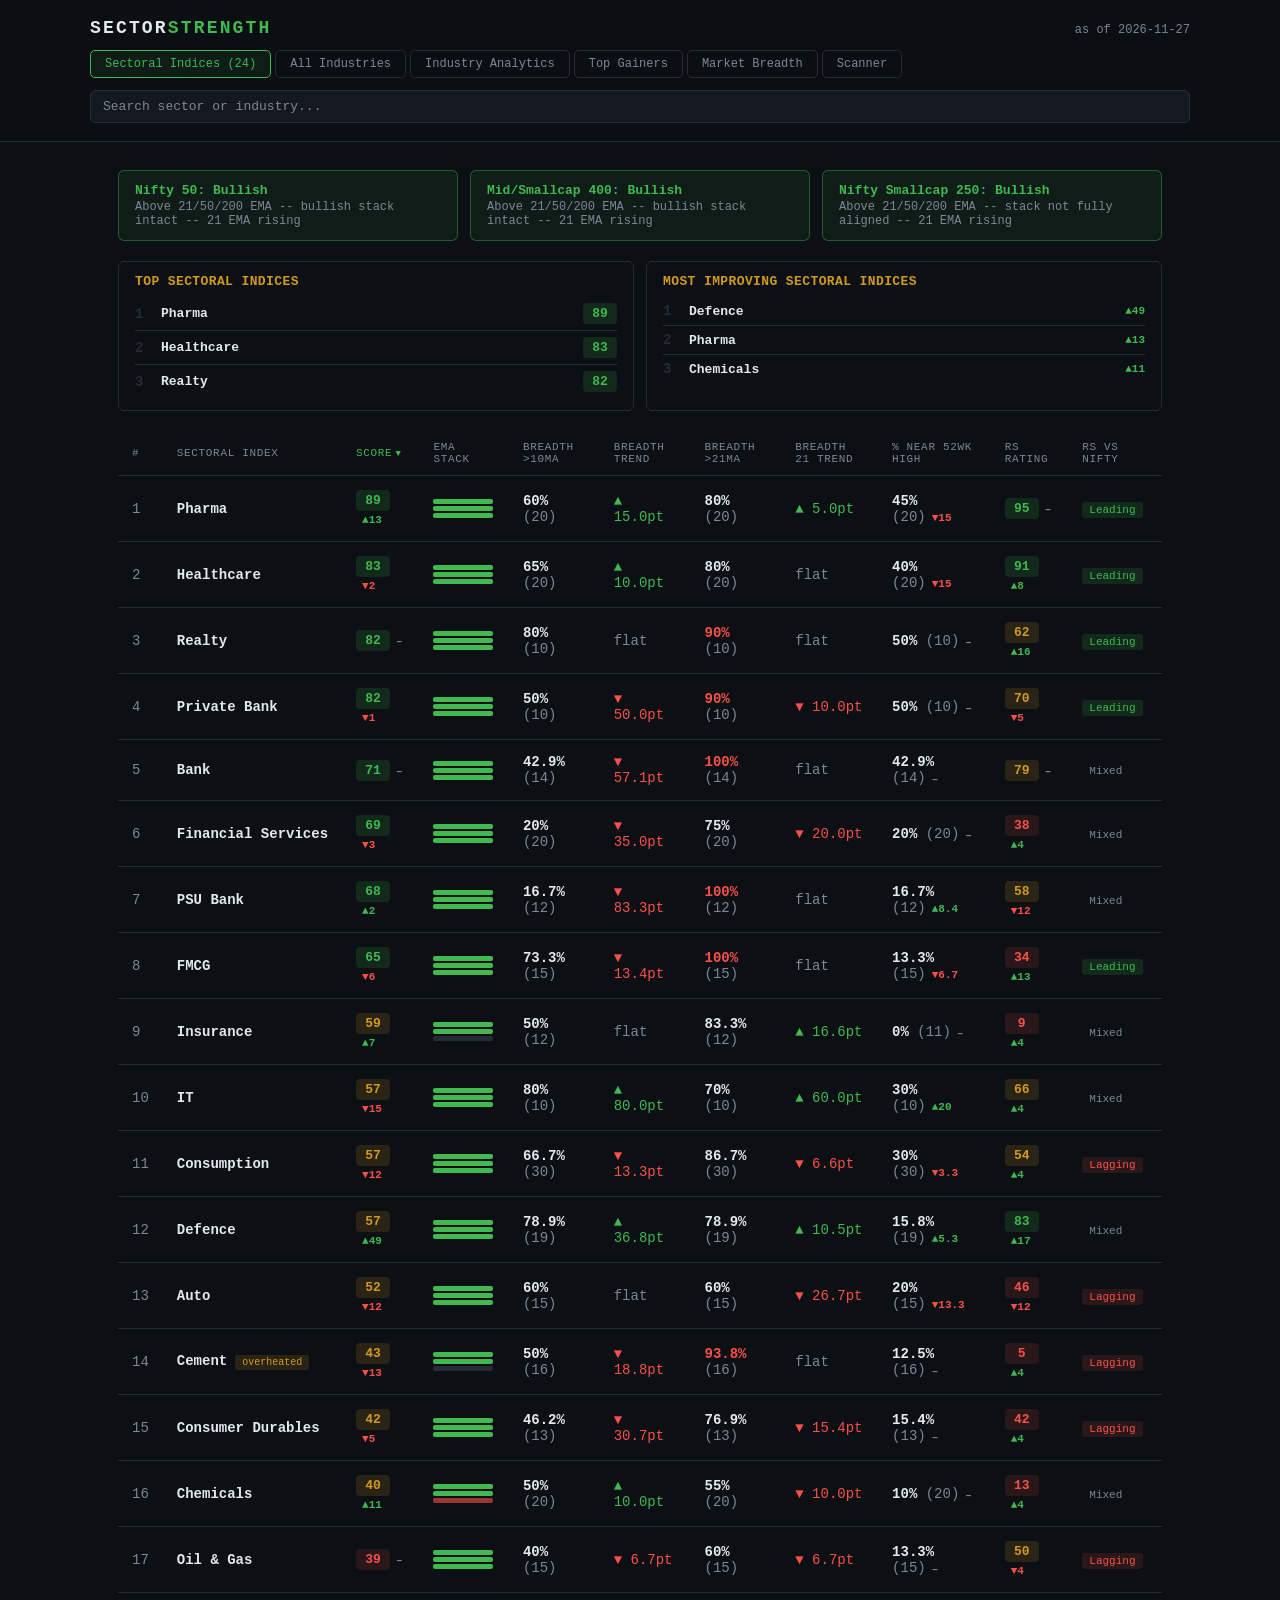
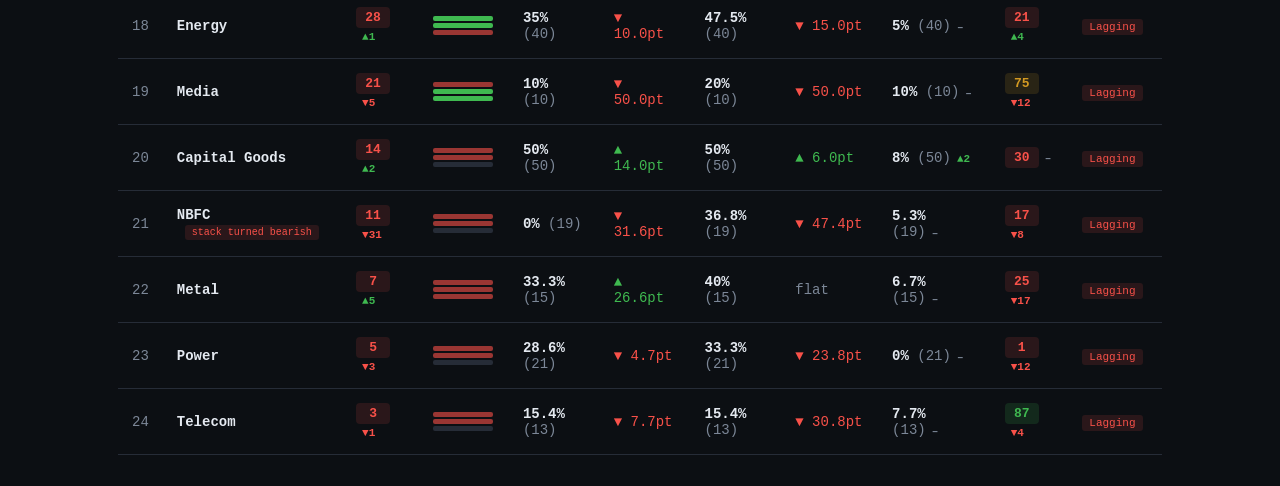
<file: docs/index.html>
<!DOCTYPE html>
<html lang="en">
<head>
<meta charset="UTF-8" />
<meta name="viewport" content="width=device-width, initial-scale=1.0" />
<title>Sector Strength</title>
<link rel="stylesheet" href="style.css" />
</head>
<body>
  <header>
    <div class="header-inner">
      <h1>SECTOR<span>STRENGTH</span></h1>
      <div id="asof" class="asof">loading…</div>
    </div>
    <div class="tabs">
      <button id="sectors-tab" class="tab active" data-view="sectors">Sectoral Indices</button>
      <button class="tab" data-view="industries">All Industries</button>
      <button class="tab" data-view="analytics">Industry Analytics</button>
      <a class="tab" href="topgainers.html">Top Gainers</a>
      <a class="tab" href="breadth.html">Market Breadth</a>
      <a class="tab" href="scanner.html">Scanner</a>
      <button id="info-icon" class="info-icon hidden" title="EMA and RS here use a synthetic market-cap-weighted index, since NSE doesn't publish an official index for this level of detail -- larger companies in the industry move the number more than smaller ones, the same way real indices work. Industries with too few stocks are left out.">ⓘ</button>
    </div>
    <div class="search-bar">
      <input type="text" id="search-box" placeholder="Search sector or industry..." autocomplete="off" />
    </div>
  </header>

  <main>
    <div class="regime-row">
      <div id="regime-banner-nifty" class="regime-banner hidden"></div>
      <div id="regime-banner-midsmall" class="regime-banner hidden"></div>
      <div id="regime-banner-smallcap" class="regime-banner hidden"></div>
    </div>

    <div class="leaders-row" id="leaders-row">
      <div class="leaders-box">
        <div class="leaders-title" id="leaders-top-title">Top Sectors</div>
        <div class="leaders-list" id="leaders-top-list"></div>
      </div>
      <div class="leaders-box">
        <div class="leaders-title" id="leaders-improving-title" title="Whose Score rose the most vs yesterday -- catches accelerating movers even if they're not a top scorer yet">Most Improving</div>
        <div class="leaders-list" id="leaders-improving-list"></div>
      </div>
    </div>

    <div id="empty-state" class="empty-state hidden">
      <p>No data yet.</p>
      <p class="muted">Run <code>python fetch_data.py</code> once to pull NSE history, then refresh this page.</p>
    </div>

    <table id="board" class="board hidden">
      <thead>
        <tr>
          <th class="rank-col">#</th>
          <th class="sector-col sortable" id="name-col-header" data-sort="name">Sectoral Index</th>
          <th class="sortable score-col" data-sort="score" title="EMA structure (up to 40): above 21/50/200 EMA +8 each, bullish stack +12, 21 EMA rising +4, extended >12% from 21 EMA -8 | Breadth 21MA (up to 20): scaled by % of stocks above 21MA (up to 15) + rising vs 1wk ago +5, overheated (>=90% above 21MA) -5 | RS vs Nifty (up to 25): RS ratio above its own 21 EMA +15, rising vs 1wk ago +10 | Near 52wk high (up to 15): scaled by % of stocks within 5% of their 52-week high">Score</th>
          <th class="sortable" data-sort="ema">EMA Stack</th>
          <th class="sortable" data-sort="breadth">Breadth &gt;10MA</th>
          <th class="sortable" data-sort="breadthTrend">Breadth Trend</th>
          <th class="sortable" data-sort="breadth21">Breadth &gt;21MA</th>
          <th class="sortable" data-sort="breadth21Trend">Breadth 21 Trend</th>
          <th class="sortable" data-sort="high52" title="% of the group's stocks within 5% of their own 52-week high, with a badge if it moved vs yesterday">% Near 52wk High</th>
          <th class="sortable" data-sort="rsRating" title="1-99 percentile rank of this group's average raw RS score (40% 3mo + 20% 6mo + 20% 9mo + 20% 12mo price performance) vs every other group in this view -- 99 = strongest. Badge shows change vs 1 week ago.">RS Rating</th>
          <th class="sortable" data-sort="rs">RS vs Nifty</th>
        </tr>
      </thead>
      <tbody id="board-body"></tbody>
    </table>

    <table id="analytics-board" class="board hidden">
      <thead>
        <tr>
          <th class="rank-col">#</th>
          <th class="sortable" data-sort="name">Industry</th>
          <th class="sortable" data-sort="perf1w">1W Perf%</th>
          <th class="sortable" data-sort="perf1m">1M Perf%</th>
          <th class="sortable" data-sort="perf3m">3M Perf%</th>
          <th class="sortable" data-sort="rank1w" title="Ordinal rank among all industries by 1-week performance -- 1 = best">1W Rank</th>
          <th class="sortable" data-sort="rank1m" title="Ordinal rank among all industries by 1-month performance -- 1 = best">1M Rank</th>
          <th class="sortable" data-sort="rank3m" title="Ordinal rank among all industries by 3-month performance -- 1 = best">3M Rank</th>
          <th class="sortable" data-sort="nstocks"># Stocks</th>
          <th class="sortable" data-sort="groupMcap" title="Sum of market cap (shares outstanding x latest close) across the industry's stocks">Group Mkt Cap (Cr)</th>
        </tr>
      </thead>
      <tbody id="analytics-board-body"></tbody>
    </table>
  </main>

  <div id="detail-panel" class="detail-panel hidden">
    <div class="detail-inner">
      <button id="close-detail" class="close-btn">&times;</button>
      <h2 id="detail-title"></h2>
      <div class="detail-grid" id="detail-grid"></div>
      <div class="chart-block">
        <h3>RS ratio vs Nifty (60d)</h3>
        <canvas id="rs-chart" width="600" height="120"></canvas>
      </div>
      <div class="chart-block">
        <h3>Score history</h3>
        <canvas id="score-chart" width="600" height="120"></canvas>
      </div>
      <div class="stock-list-block">
        <h3>Stocks (<span id="stock-count"></span>)</h3>
        <div class="stock-grid" id="stock-grid"></div>
      </div>
    </div>
  </div>

  <div id="industry-stocks-modal" class="detail-panel hidden">
    <div class="detail-inner">
      <button id="close-industry-stocks" class="close-btn">&times;</button>
      <h2 id="industry-stocks-title"></h2>
      <table class="board" style="margin-top: 12px;">
        <thead>
          <tr>
            <th>Stock Name</th>
            <th>RS Rating</th>
            <th>Basic Industry</th>
            <th>1M Return%</th>
            <th>3M Return%</th>
            <th>% From 52wk High</th>
          </tr>
        </thead>
        <tbody id="industry-stocks-body"></tbody>
      </table>
    </div>
  </div>

  <script src="app.js"></script>
</body>
</html>
</file>
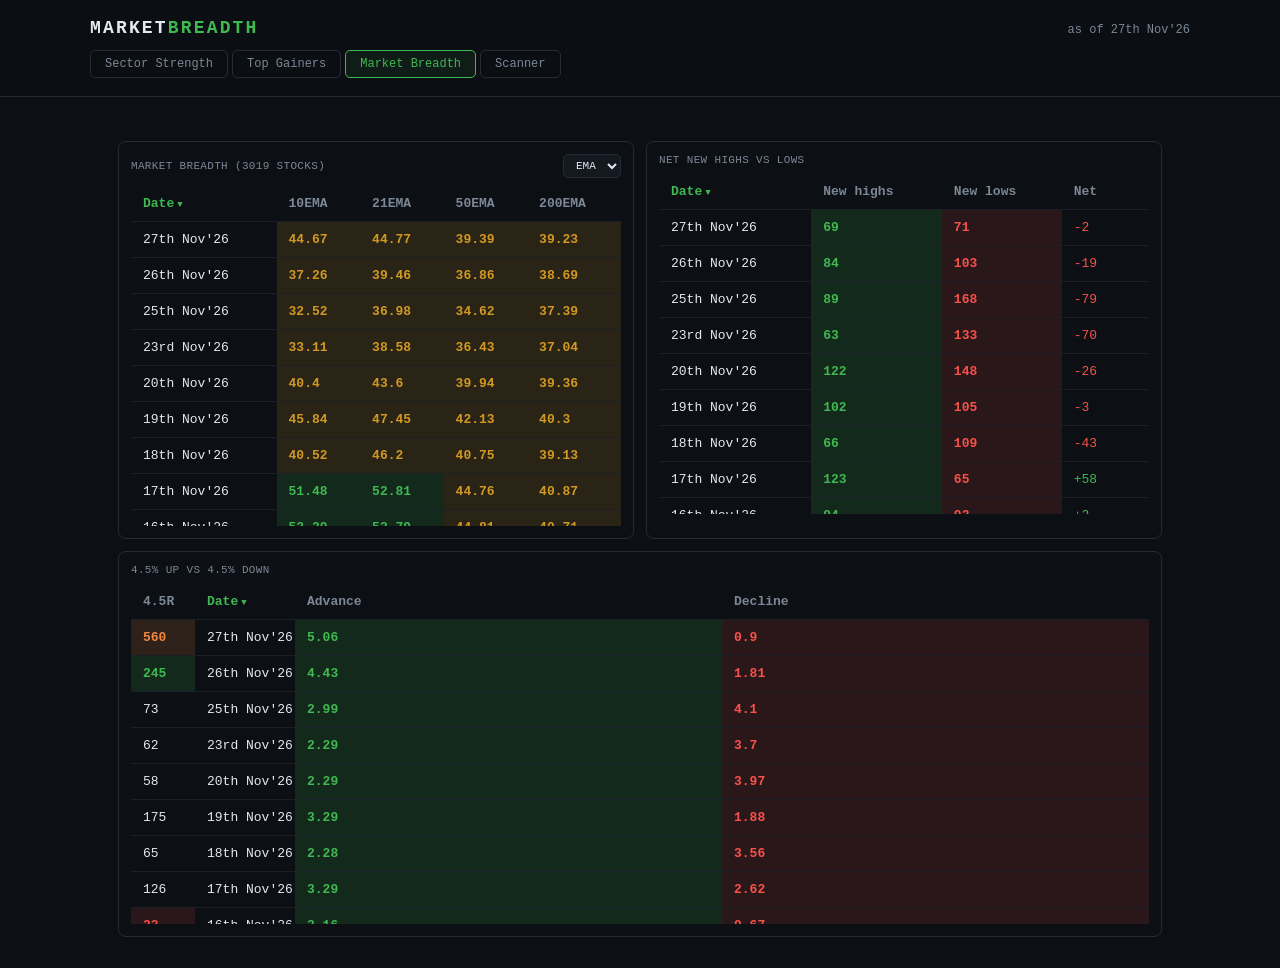
<file: docs/breadth.html>
<!DOCTYPE html>
<html lang="en">
<head>
<meta charset="UTF-8" />
<meta name="viewport" content="width=device-width, initial-scale=1.0" />
<title>Market Breadth</title>
<link rel="stylesheet" href="style.css" />
</head>
<body>
  <header>
    <div class="header-inner">
      <h1>MARKET<span>BREADTH</span></h1>
      <div id="asof" class="asof">loading…</div>
    </div>
    <div class="tabs">
      <a class="tab" href="index.html">Sector Strength</a>
      <a class="tab" href="topgainers.html">Top Gainers</a>
      <button class="tab active" data-view="breadth">Market Breadth</button>
      <a class="tab" href="scanner.html">Scanner</a>
    </div>
  </header>

  <main>
    <div id="empty-state" class="empty-state hidden">
      <p>No data yet.</p>
      <p class="muted">Run <code>python fetch_data.py</code> then <code>python export_snapshot.py</code> once, then refresh this page.</p>
    </div>

    <div id="mb-layout" class="mb-layout hidden">
      <div class="mb-row">
        <div class="mb-panel">
          <div class="mb-panel-title-row">
            <div class="mb-panel-title">Market Breadth <span id="mb-universe-count" class="muted"></span></div>
            <div class="mb-toggle">
              <select id="mb-ma-mode">
                <option value="ema" selected>EMA</option>
                <option value="sma">SMA</option>
              </select>
            </div>
          </div>
          <div class="mb-table-wrap">
            <table class="mb-table">
              <thead>
                <tr>
                  <th class="sortable" data-table="ema" data-sort="date">Date</th>
                  <th class="sortable" data-table="ema" data-sort="pct_above_10ema" data-col="10">10EMA</th>
                  <th class="sortable" data-table="ema" data-sort="pct_above_21ema" data-col="21">21EMA</th>
                  <th class="sortable" data-table="ema" data-sort="pct_above_50ema" data-col="50">50EMA</th>
                  <th class="sortable" data-table="ema" data-sort="pct_above_200ema" data-col="200">200EMA</th>
                </tr>
              </thead>
              <tbody id="mb-ema-body"></tbody>
            </table>
          </div>
        </div>

        <div class="mb-panel">
          <div class="mb-panel-title">Net new highs vs lows</div>
          <div class="mb-table-wrap">
            <table class="mb-table">
              <thead>
                <tr>
                  <th class="sortable" data-table="highslow" data-sort="date">Date</th>
                  <th class="sortable" data-table="highslow" data-sort="new_highs">New highs</th>
                  <th class="sortable" data-table="highslow" data-sort="new_lows">New lows</th>
                  <th class="sortable" data-table="highslow" data-sort="net_new_highs">Net</th>
                </tr>
              </thead>
              <tbody id="mb-highslows-body"></tbody>
            </table>
          </div>
        </div>
      </div>

      <div class="mb-row">
        <div class="mb-panel">
          <div class="mb-panel-title">4.5% Up vs 4.5% Down</div>
          <div class="mb-table-wrap">
            <table class="mb-table mb-table-4pct" id="mb-4pct-table">
              <thead>
                <tr>
                  <th class="sortable" data-table="pct4" data-sort="mbi_ratio">4.5R</th>
                  <th class="sortable" data-table="pct4" data-sort="date">Date</th>
                  <th class="sortable" data-table="pct4" data-sort="pct_4up">Advance</th>
                  <th class="sortable" data-table="pct4" data-sort="pct_4down">Decline</th>
                </tr>
              </thead>
              <tbody id="mb-4pct-body"></tbody>
            </table>
          </div>
        </div>
      </div>
    </div>
  </main>

  <script src="breadth.js"></script>
</body>
</html>
</file>
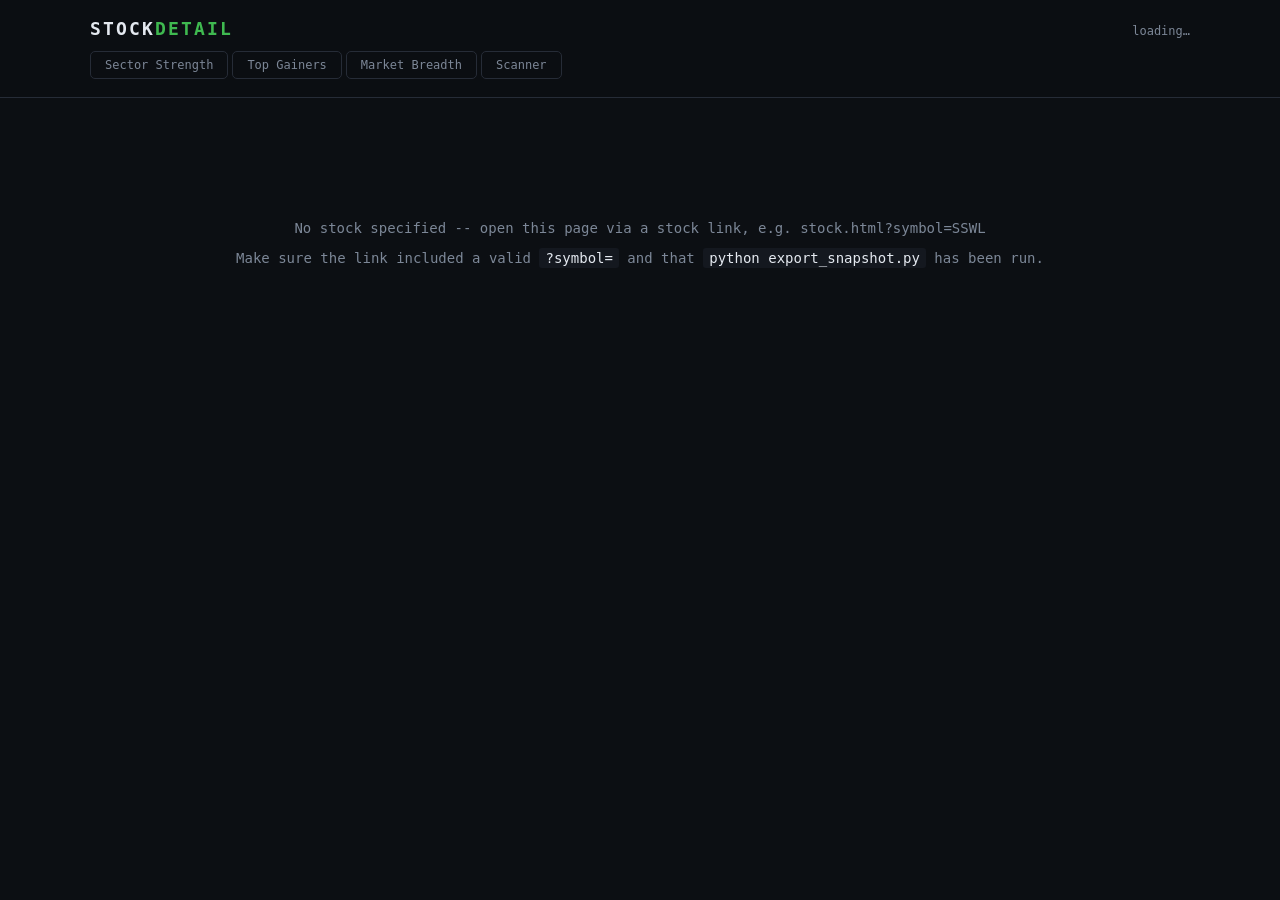
<file: docs/stock.html>
<!DOCTYPE html>
<html lang="en">
<head>
<meta charset="UTF-8" />
<meta name="viewport" content="width=device-width, initial-scale=1.0" />
<title>Stock Detail</title>
<link rel="stylesheet" href="style.css" />
<script src="https://s3.tradingview.com/tv.js"></script>
</head>
<body>
  <header>
    <div class="header-inner">
      <h1 id="stock-header">STOCK<span>DETAIL</span></h1>
      <div id="asof" class="asof">loading…</div>
    </div>
    <div class="tabs">
      <a class="tab" href="index.html">Sector Strength</a>
      <a class="tab" href="topgainers.html">Top Gainers</a>
      <a class="tab" href="breadth.html">Market Breadth</a>
      <a class="tab" href="scanner.html">Scanner</a>
    </div>
  </header>

  <main>
    <div id="empty-state" class="empty-state hidden">
      <p>Couldn't find this stock.</p>
      <p class="muted">Make sure the link included a valid <code>?symbol=</code> and that <code>python export_snapshot.py</code> has been run.</p>
    </div>

    <div id="sd-content" class="hidden">
      <div class="sd-title-block">
        <div class="sd-symbol"><span id="sd-symbol"></span> <span id="sd-name" class="muted"></span></div>
        <div class="sd-industry-line">Industry: <a id="sd-industry-link" href="#" class="stock-link"></a></div>
      </div>

      <div class="sd-row">
        <div class="sd-card">
          <div class="sd-card-label">Price</div>
          <div class="sd-card-value" id="sd-price"></div>
        </div>
        <div class="sd-card">
          <div class="sd-card-label">RS Rating</div>
          <div id="sd-rs-rating"></div>
        </div>
        <div class="sd-card">
          <div class="sd-card-label">Market Cap</div>
          <div class="sd-card-value" id="sd-mcap"></div>
        </div>
      </div>

      <div class="sd-row">
        <div class="sd-card sd-card-wide">
          <div class="sd-card-label">Returns</div>
          <div class="sd-returns-line" id="sd-returns"></div>
        </div>
      </div>

      <div class="sd-row">
        <div class="sd-card">
          <div class="sd-card-label">52 week high</div>
          <div class="sd-card-value" id="sd-52-high"></div>
        </div>
        <div class="sd-card">
          <div class="sd-card-label">52 week low</div>
          <div class="sd-card-value" id="sd-52-low"></div>
        </div>
      </div>

      <div class="sd-row">
        <div class="sd-card">
          <div class="sd-card-label">EMA stack</div>
          <div class="stack-ladder" id="sd-ema-ladder"></div>
          <div class="sd-ema-caption" id="sd-ema-caption"></div>
        </div>
        <div class="sd-card">
          <div class="sd-card-label">Turnover 30d / ADR 20d</div>
          <div class="sd-card-value" id="sd-turnover-adr"></div>
        </div>
      </div>

      <div class="sd-row">
        <div class="sd-card sd-card-wide">
          <div class="sd-card-label"><span id="sd-industry-rank-label"></span> industry rank</div>
          <div class="sd-returns-line" id="sd-industry-rank"></div>
        </div>
      </div>

      <div class="sd-chart-wrap">
        <div id="tv-chart-container"></div>
      </div>
    </div>
  </main>

  <script src="stock.js"></script>
</body>
</html>
</file>
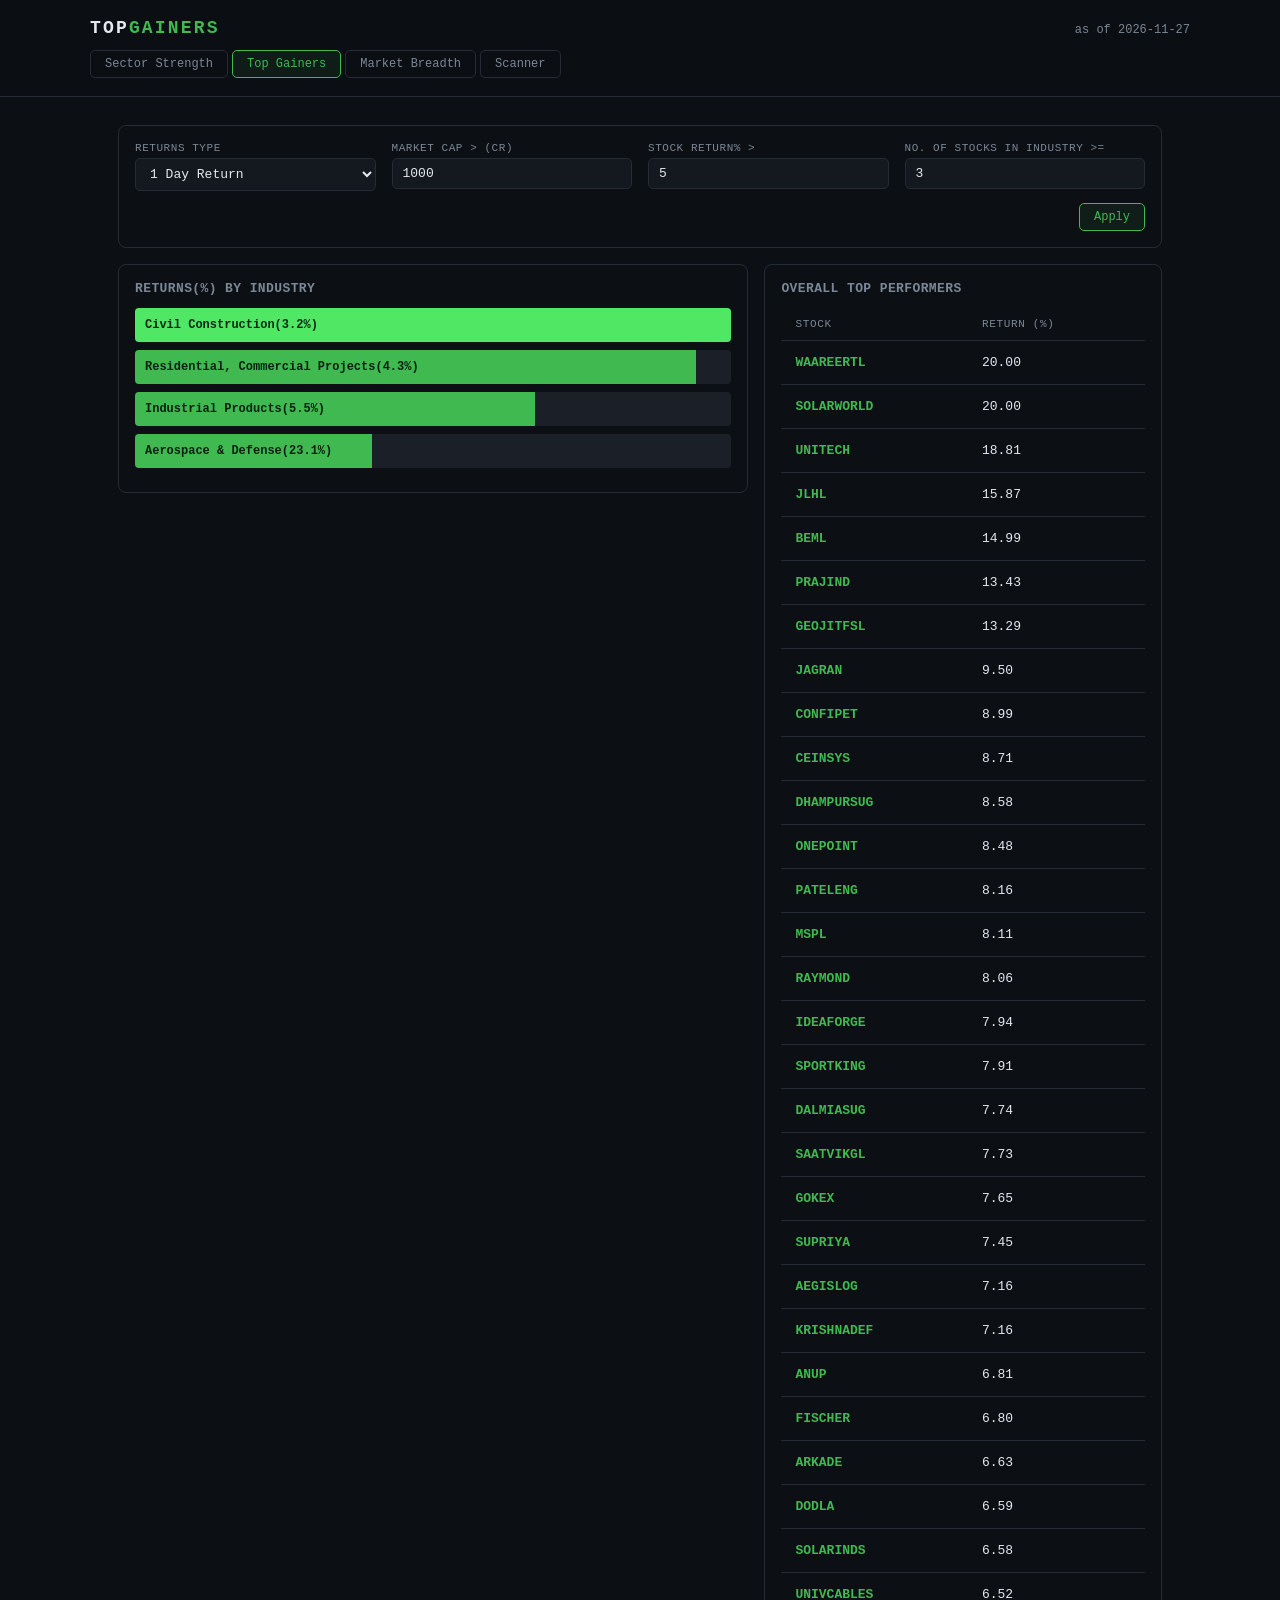
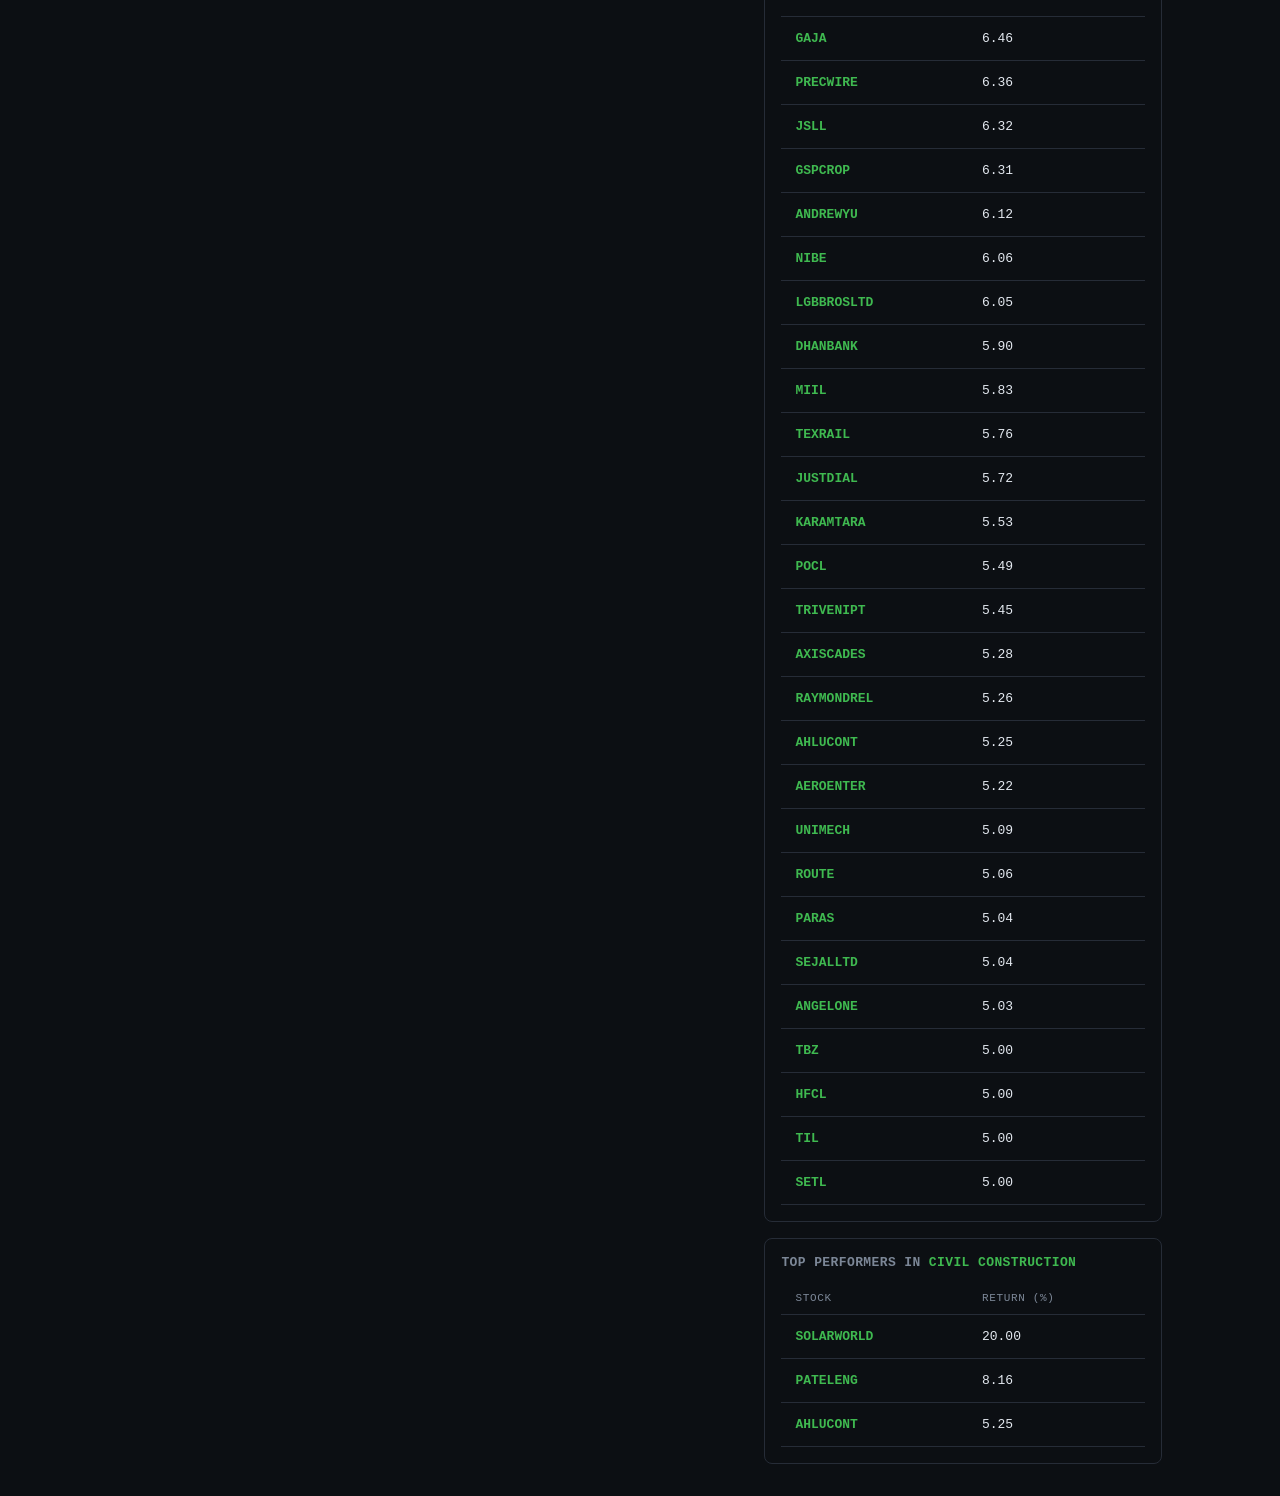
<file: docs/topgainers.html>
<!DOCTYPE html>
<html lang="en">
<head>
<meta charset="UTF-8" />
<meta name="viewport" content="width=device-width, initial-scale=1.0" />
<title>Top Gainers</title>
<link rel="stylesheet" href="style.css" />
</head>
<body>
  <header>
    <div class="header-inner">
      <h1>TOP<span>GAINERS</span></h1>
      <div id="asof" class="asof">loading…</div>
    </div>
    <div class="tabs">
      <a class="tab" href="index.html">Sector Strength</a>
      <button class="tab active" data-view="topgainers">Top Gainers</button>
      <a class="tab" href="breadth.html">Market Breadth</a>
      <a class="tab" href="scanner.html">Scanner</a>
    </div>
  </header>

  <main>
    <div class="filter-panel" id="filter-panel">
      <div class="filter-row">
        <div class="filter-field">
          <label>Returns Type</label>
          <select id="f-period">
            <option value="1d" selected>1 Day Return</option>
            <option value="1w">1 Week Return</option>
            <option value="1m">1 Month Return</option>
          </select>
        </div>
        <div class="filter-field">
          <label>Market Cap &gt; (Cr)</label>
          <input type="number" id="f-mcap-min" value="1000" />
        </div>
        <div class="filter-field">
          <label>Stock Return% &gt;</label>
          <input type="number" id="f-return-min" value="5" />
        </div>
        <div class="filter-field">
          <label>No. of stocks in Industry &gt;=</label>
          <input type="number" id="f-min-count" value="3" />
        </div>
      </div>
      <div class="filter-actions">
        <button id="f-apply" class="tab active">Apply</button>
      </div>
    </div>

    <div id="empty-state" class="empty-state hidden">
      <p>No data yet.</p>
      <p class="muted">Run <code>python fetch_data.py</code> then <code>python export_snapshot.py</code> once, then refresh this page.</p>
    </div>

    <div id="tg-layout" class="tg-layout hidden">
      <div class="tg-chart-panel">
        <h3 class="tg-panel-title">Returns(%) by Industry</h3>
        <div id="tg-bars"></div>
      </div>
      <div class="tg-side-panel">
        <div class="tg-side-block">
          <h3 class="tg-panel-title">Overall Top Performers</h3>
          <table class="board tg-side-table">
            <thead><tr><th>Stock</th><th>Return (%)</th></tr></thead>
            <tbody id="tg-overall-body"></tbody>
          </table>
        </div>
        <div class="tg-side-block">
          <h3 class="tg-panel-title">Top Performers in <span id="tg-selected-industry" style="color: var(--green);"></span></h3>
          <table class="board tg-side-table">
            <thead><tr><th>Stock</th><th>Return (%)</th></tr></thead>
            <tbody id="tg-industry-body"></tbody>
          </table>
        </div>
      </div>
    </div>
  </main>

  <script src="topgainers.js"></script>
</body>
</html>
</file>
<file: docs/style.css>
:root {
  --bg: #0c0f13;
  --panel: #14181f;
  --panel-2: #1a1f28;
  --border: #262c37;
  --text: #e4e9f0;
  --muted: #7c8797;
  --green: #3fb950;
  --red: #f85149;
  --amber: #d29922;
  --orange: #f0883e;
  --mono: "SF Mono", "JetBrains Mono", "Cascadia Code", Consolas, monospace;
}

* { box-sizing: border-box; }

body {
  margin: 0;
  background: var(--bg);
  color: var(--text);
  font-family: var(--mono);
  font-size: 14px;
  -webkit-font-smoothing: antialiased;
}

header {
  border-bottom: 1px solid var(--border);
  padding: 18px 28px;
  position: sticky;
  top: 0;
  background: rgba(12, 15, 19, 0.92);
  backdrop-filter: blur(6px);
  z-index: 10;
}

.header-inner {
  display: flex;
  align-items: baseline;
  justify-content: space-between;
  max-width: 1100px;
  margin: 0 auto;
}

.tabs {
  max-width: 1100px;
  margin: 12px auto 0;
  display: flex;
  align-items: center;
  gap: 4px;
}

.tab {
  background: none;
  border: 1px solid var(--border);
  color: var(--muted);
  font-family: var(--mono);
  font-size: 12px;
  padding: 6px 14px;
  border-radius: 5px;
  cursor: pointer;
  transition: all 0.12s ease;
  text-decoration: none;
  display: inline-block;
}
.tab:hover { color: var(--text); }
.tab.active {
  color: var(--green);
  border-color: var(--green);
  background: rgba(63,185,80,0.08);
}

.info-icon {
  background: none;
  border: none;
  color: var(--muted);
  font-size: 15px;
  cursor: help;
  padding: 2px 6px;
  margin-left: 2px;
}
.info-icon:hover { color: var(--amber); }

.stock-link { color: var(--green); text-decoration: none; }

.board thead th.sortable,
.board thead th.summary-sortable {
  cursor: pointer;
  user-select: none;
}
.board thead th.sortable:hover,
.board thead th.summary-sortable:hover { color: var(--text); }
.board thead th.sortable.sort-active,
.board thead th.summary-sortable.sort-active {
  color: var(--green);
}
.board thead th.sortable .sort-arrow,
.board thead th.summary-sortable .sort-arrow {
  font-size: 9px;
  margin-left: 3px;
}

h1 {
  font-size: 18px;

  letter-spacing: 0.12em;
  margin: 0;
  font-weight: 600;
}

h1 span {
  color: var(--green);
}

.asof {
  color: var(--muted);
  font-size: 12px;
}

main {
  max-width: 1100px;
  margin: 0 auto;
  padding: 28px;
}

.hidden { display: none !important; }

.regime-banner {
  display: flex;
  flex-direction: column;
  gap: 2px;
  padding: 12px 16px;
  border-radius: 6px;
  border: 1px solid var(--border);
}
.regime-row {
  display: flex;
  gap: 12px;
  margin-bottom: 20px;
}
.regime-row .regime-banner {
  flex: 1;
  margin-bottom: 0;
}
@media (max-width: 700px) {
  .regime-row { flex-direction: column; }
}

.leaders-row {
  display: flex;
  gap: 12px;
  margin-bottom: 20px;
}
.leaders-box {
  flex: 1;
  padding: 12px 16px;
  border-radius: 6px;
  border: 1px solid var(--border);
}
.leaders-title {
  font-weight: 700;
  font-size: 13px;
  letter-spacing: 0.03em;
  text-transform: uppercase;
  color: var(--amber);
  margin-bottom: 8px;
}
.leader-item {
  display: flex;
  align-items: center;
  gap: 10px;
  padding: 6px 0;
  border-bottom: 1px solid var(--border);
}
.leader-item:last-child { border-bottom: none; }
.leader-rank {
  font-weight: 700;
  color: var(--border);
  width: 16px;
}
.leader-name {
  flex: 1;
  font-weight: 600;
  font-size: 13px;
}
@media (max-width: 700px) {
  .leaders-row { flex-direction: column; }
}

.filter-panel {
  border: 1px solid var(--border);
  border-radius: 8px;
  padding: 16px;
  margin-bottom: 8px;
}
.filter-row {
  display: flex;
  gap: 16px;
  margin-bottom: 12px;
  flex-wrap: wrap;
}
.filter-row:last-of-type { margin-bottom: 0; }
.filter-field {
  flex: 1;
  min-width: 160px;
  display: flex;
  flex-direction: column;
  gap: 4px;
}
.filter-field label {
  font-size: 11px;
  color: var(--muted);
  text-transform: uppercase;
  letter-spacing: 0.05em;
}
.filter-field input[type="number"],
.filter-field input[type="text"],
.filter-field select {
  background: var(--panel);
  border: 1px solid var(--border);
  color: var(--text);
  font-family: var(--mono);
  font-size: 13px;
  padding: 7px 10px;
  border-radius: 5px;
  outline: none;
  width: 100%;
}
.filter-field input:focus,
.filter-field select:focus { border-color: var(--green); }
.range-inputs {
  display: flex;
  align-items: center;
  gap: 6px;
}
.range-inputs input { width: 0; flex: 1; }
.range-inputs span { color: var(--muted); }
.filter-checkbox {
  display: flex;
  align-items: center;
  gap: 6px;
  font-size: 12px;
  text-transform: none;
  letter-spacing: normal;
  color: var(--text);
  cursor: pointer;
}
.filter-checkbox-group {
  display: flex;
  gap: 16px;
  padding-top: 4px;
}
.filter-field input:disabled {
  opacity: 0.4;
  cursor: not-allowed;
}
.filter-actions {
  display: flex;
  justify-content: flex-end;
  gap: 8px;
}
.tg-layout {
  display: flex;
  gap: 16px;
  margin-top: 16px;
  align-items: flex-start;
}
.tg-chart-panel {
  flex: 3;
  min-width: 0;
  border: 1px solid var(--border);
  border-radius: 8px;
  padding: 16px;
}
.tg-side-panel {
  flex: 2;
  min-width: 0;
  display: flex;
  flex-direction: column;
  gap: 16px;
}
.tg-side-block {
  border: 1px solid var(--border);
  border-radius: 8px;
  padding: 16px;
}
.tg-panel-title {
  font-size: 13px;
  font-weight: 700;
  text-transform: uppercase;
  letter-spacing: 0.03em;
  color: var(--muted);
  margin: 0 0 12px;
}
.tg-side-table { font-size: 13px; }
.tg-bar-row {
  display: flex;
  align-items: center;
  margin-bottom: 8px;
  cursor: pointer;
}
.tg-bar-track {
  flex: 1;
  background: var(--panel-2);
  border-radius: 4px;
  overflow: hidden;
  height: 34px;
  position: relative;
}
.tg-bar-fill {
  height: 100%;
  background: var(--green);
  display: flex;
  align-items: center;
  padding-left: 10px;
  font-size: 12px;
  font-weight: 700;
  color: #06210f;
  white-space: nowrap;
  transition: filter 0.12s ease;
}
.tg-bar-row:hover .tg-bar-fill { filter: brightness(1.12); }
.tg-bar-row.selected .tg-bar-fill { filter: brightness(1.25); }

.sd-title-block { margin-bottom: 16px; }
.sd-symbol { font-size: 20px; font-weight: 700; }
.sd-industry-line { font-size: 12px; color: var(--muted); margin-top: 2px; }
.sd-chart-wrap {
  border: 1px solid var(--border);
  border-radius: 8px;
  overflow: hidden;
  margin-top: 16px;
  position: relative;

  width: 100%;
  height: 700px;
}

.sd-chart-wrap:fullscreen {
  width: 100vw;
  height: 100vh;
  border: none;
  border-radius: 0;
  margin-top: 0;
  background: var(--bg);
}

#tv-chart-container {
  width: 100%;
  height: 100%;
}

.chart-fullscreen-btn {
  position: absolute;
  top: 10px;
  right: 10px;
  z-index: 5;
  width: 32px;
  height: 32px;
  display: flex;
  align-items: center;
  justify-content: center;
  background: rgba(20, 24, 31, 0.85);
  border: 1px solid var(--border);
  border-radius: 5px;
  color: var(--text);
  font-size: 16px;
  cursor: pointer;
  transition: all 0.12s ease;
}
.chart-fullscreen-btn:hover {
  color: var(--green);
  border-color: var(--green);
}
.sd-row {
  display: flex;
  gap: 12px;
  margin-bottom: 12px;
}
.sd-card {
  flex: 1;
  padding: 12px 16px;
  border-radius: 6px;
  border: 1px solid var(--border);
  min-width: 0;
}
.sd-card-wide { flex: 1; }
.sd-card-label {
  font-size: 11px;
  color: var(--muted);
  text-transform: uppercase;
  letter-spacing: 0.03em;
  margin-bottom: 6px;
}
.sd-card-value { font-size: 18px; font-weight: 700; }
.sd-returns-line {
  display: flex;
  justify-content: space-between;
  font-size: 13px;
  flex-wrap: wrap;
  gap: 8px;
}
.sd-ema-caption { font-size: 11px; color: var(--muted); margin-top: 6px; }
@media (max-width: 700px) {
  .sd-row { flex-direction: column; }
}

.mb-layout {
  display: flex;
  flex-direction: column;
  gap: 12px;
  margin-top: 16px;
}
.mb-row {
  display: flex;
  gap: 12px;
  flex-wrap: wrap;
}
.mb-panel {
  flex: 1;
  min-width: 260px;
  border: 1px solid var(--border);
  border-radius: 8px;
  padding: 12px;
}
.mb-panel-title {
  font-size: 11px;
  color: var(--muted);
  text-transform: uppercase;
  letter-spacing: 0.03em;
  margin-bottom: 8px;
}
.mb-table-wrap {
  max-height: 340px;
  overflow-y: auto;
  overflow-x: auto;
  scrollbar-width: thin;
  scrollbar-color: var(--border) transparent;
}
.mb-table-wrap::-webkit-scrollbar {
  width: 6px;
  height: 6px;
}
.mb-table-wrap::-webkit-scrollbar-track {
  background: transparent;
}
.mb-table-wrap::-webkit-scrollbar-thumb {
  background: var(--border);
  border-radius: 3px;
}
.mb-table-wrap::-webkit-scrollbar-thumb:hover {
  background: var(--muted);
}
.mb-table {
  width: 100%;
  border-collapse: collapse;
  font-size: 13px;
}
.mb-table th, .mb-table td {
  white-space: nowrap;
}
.mb-table thead th {
  text-align: left;
  color: var(--muted);
  padding: 10px 12px;
  position: sticky;
  top: 0;
  background: var(--bg);
}
.mb-table thead th.sortable {
  cursor: pointer;
  user-select: none;
}
.mb-table thead th.sortable:hover { color: var(--text); }
.mb-table thead th.sortable.sort-active { color: var(--green); }
.mb-table thead th.sortable .sort-arrow {
  font-size: 9px;
  margin-left: 3px;
}
.mb-table tbody td {
  padding: 10px 12px;
  border-top: 1px solid var(--panel-2);
}
.mb-table tbody tr:hover { background: var(--panel); }
.mb-tint-green { background: rgba(63,185,80,0.15); color: var(--green); font-weight: 600; }
.mb-tint-amber { background: rgba(210,153,34,0.15); color: var(--amber); font-weight: 600; }
.mb-tint-red { background: rgba(248,81,73,0.12); color: var(--red); font-weight: 600; }
.mb-tint-orange { background: rgba(240,136,62,0.15); color: var(--orange); font-weight: 600; }

.mb-panel-title-row {
  display: flex;
  align-items: center;
  justify-content: space-between;
  gap: 8px;
  margin-bottom: 8px;
}
.mb-panel-title-row .mb-panel-title { margin-bottom: 0; }
.mb-toggle select {
  background: var(--panel);
  border: 1px solid var(--border);
  color: var(--text);
  font-family: var(--mono);
  font-size: 11px;
  padding: 4px 8px;
  border-radius: 5px;
  outline: none;
}
.mb-toggle select:focus { border-color: var(--green); }

/* 4.5% Up vs Down table: fixed layout so the 4.5R and Date columns take only
   the width their content needs, instead of splitting evenly with Advance/Decline. */
.mb-table-4pct { table-layout: fixed; }
.mb-table-4pct th:nth-child(1), .mb-table-4pct td:nth-child(1) { width: 64px; }
.mb-table-4pct th:nth-child(2), .mb-table-4pct td:nth-child(2) { width: 100px; }
.results-header {
  display: flex;
  align-items: center;
  justify-content: space-between;
  margin: 12px 0;
  flex-wrap: wrap;
  gap: 10px;
}
.results-actions {
  display: flex;
  align-items: center;
  gap: 12px;
}
#copy-status { color: var(--green); }
#copy-mode {
  background: var(--panel);
  border: 1px solid var(--border);
  color: var(--text);
  font-family: var(--mono);
  font-size: 12px;
  padding: 6px 10px;
  border-radius: 5px;
  outline: none;
}
#copy-mode:focus { border-color: var(--green); }

.score-col { cursor: help; }
.regime-title { font-weight: 700; font-size: 13px; }
.regime-subtitle { font-size: 12px; color: var(--muted); }
.regime-bullish { border-color: rgba(63,185,80,0.4); background: rgba(63,185,80,0.08); }
.regime-bullish .regime-title { color: var(--green); }
.regime-mixed { border-color: rgba(210,153,34,0.4); background: rgba(210,153,34,0.08); }
.regime-mixed .regime-title { color: var(--amber); }
.regime-bearish { border-color: rgba(248,81,73,0.35); background: rgba(248,81,73,0.08); }
.regime-bearish .regime-title { color: var(--red); }

.empty-state {
  text-align: center;
  padding: 80px 20px;
  color: var(--muted);
}
.empty-state code {
  background: var(--panel);
  padding: 2px 6px;
  border-radius: 3px;
  color: var(--text);
}

.board {
  width: 100%;
  border-collapse: collapse;
}

.board thead th {
  text-align: left;
  color: var(--muted);
  font-weight: 500;
  font-size: 11px;
  letter-spacing: 0.06em;
  text-transform: uppercase;
  padding: 10px 14px;
  border-bottom: 1px solid var(--border);
}

.board tbody tr {
  cursor: pointer;
  transition: background 0.12s ease;
}
.board tbody tr:hover {
  background: var(--panel);
}
.board tbody td {
  padding: 14px;
  border-bottom: 1px solid var(--border);
  vertical-align: middle;
}

.rank-col { color: var(--muted); width: 32px; }
.sector-col { font-weight: 600; }

.change-badge {
  display: inline-block;
  margin-left: 8px;
  font-size: 10px;
  font-weight: 500;
  padding: 2px 7px;
  border-radius: 3px;
  text-transform: none;
  white-space: nowrap;
}
.change-good { background: rgba(63,185,80,0.15); color: var(--green); }
.change-bad { background: rgba(248,81,73,0.12); color: var(--red); }
.change-warn { background: rgba(210,153,34,0.15); color: var(--amber); }

.regime-changed {
  font-size: 11px;
  font-weight: 400;
  opacity: 0.85;
}

.score-badge {
  display: inline-block;
  min-width: 34px;
  text-align: center;
  padding: 3px 8px;
  border-radius: 4px;
  font-weight: 700;
  font-size: 13px;
}
.score-high { background: rgba(63,185,80,0.15); color: var(--green); }
.score-mid { background: rgba(210,153,34,0.15); color: var(--amber); }
.score-low { background: rgba(248,81,73,0.12); color: var(--red); }

.score-delta {
  margin-left: 6px;
  font-size: 11px;
  font-weight: 600;
}
.score-delta.up { color: var(--green); }
.score-delta.down { color: var(--red); }
.score-delta.flat { color: var(--muted); }

.stack-ladder {
  display: flex;
  flex-direction: column;
  gap: 2px;
  width: 60px;
}
.stack-bar {
  height: 5px;
  border-radius: 2px;
  background: var(--border);
}
.stack-bar.on { background: var(--green); }
.stack-bar.off { background: var(--red); opacity: 0.6; }

.breadth-val {
  font-weight: 600;
}
.breadth-val.overheated { color: var(--red); cursor: help; }

.trend-up { color: var(--green); }
.trend-down { color: var(--red); }
.trend-flat { color: var(--muted); }

.n-stocks { color: var(--muted); }
.n-stocks.low-sample { color: var(--amber); font-weight: 700; cursor: help; }

.rs-tag {
  font-size: 11px;
  padding: 2px 7px;
  border-radius: 3px;
}
.rs-good { background: rgba(63,185,80,0.15); color: var(--green); }
.rs-bad { background: rgba(248,81,73,0.12); color: var(--red); }
.rs-na { color: var(--muted); }

.extended-flag {
  font-size: 10px;
  color: var(--amber);
  margin-left: 6px;
}

.detail-panel {
  position: fixed;
  inset: 0;
  background: rgba(0,0,0,0.6);
  display: flex;
  align-items: flex-start;
  justify-content: center;
  padding: 60px 20px;
  z-index: 20;
}

.detail-inner {
  background: var(--panel);
  border: 1px solid var(--border);
  border-radius: 8px;
  max-width: 640px;
  width: 100%;
  max-height: calc(100vh - 120px);
  overflow-y: auto;
  padding: 28px;
  position: relative;
  scrollbar-width: thin;
  scrollbar-color: var(--border) transparent;
}
.detail-inner::-webkit-scrollbar {
  width: 8px;
}
.detail-inner::-webkit-scrollbar-track {
  background: transparent;
}
.detail-inner::-webkit-scrollbar-thumb {
  background: var(--border);
  border-radius: 4px;
}
.detail-inner::-webkit-scrollbar-thumb:hover {
  background: var(--green);
}

.close-btn {
  position: absolute;
  top: 16px;
  right: 16px;
  background: none;
  border: none;
  color: var(--muted);
  font-size: 22px;
  cursor: pointer;
}
.close-btn:hover { color: var(--text); }

#detail-title {
  margin: 0 0 18px 0;
  font-size: 16px;
  letter-spacing: 0.04em;
}

.detail-grid {
  display: grid;
  grid-template-columns: 1fr 1fr;
  gap: 10px 20px;
  margin-bottom: 20px;
}
.detail-item {
  background: var(--panel-2);
  border: 1px solid var(--border);
  border-radius: 6px;
  padding: 10px 12px;
}
.detail-item .label {
  color: var(--muted);
  font-size: 10px;
  text-transform: uppercase;
  letter-spacing: 0.05em;
  margin-bottom: 4px;
}
.detail-item .value {
  font-size: 15px;
  font-weight: 600;
}

.chart-block h3 {
  font-size: 11px;
  color: var(--muted);
  text-transform: uppercase;
  letter-spacing: 0.05em;
  margin-bottom: 8px;
}

canvas {
  width: 100%;
  background: var(--panel-2);
  border: 1px solid var(--border);
  border-radius: 6px;
}

.search-bar {
  max-width: 1100px;
  margin: 12px auto 0;
}
.search-bar input {
  width: 100%;
  background: var(--panel);
  border: 1px solid var(--border);
  color: var(--text);
  font-family: var(--mono);
  font-size: 13px;
  padding: 8px 12px;
  border-radius: 5px;
  outline: none;
  transition: border-color 0.12s ease;
}
.search-bar input:focus { border-color: var(--green); }
.search-bar input::placeholder { color: var(--muted); }

.no-results {
  text-align: center;
  color: var(--muted);
  padding: 30px 14px !important;
}

.stock-list-block {
  margin-top: 20px;
}
.stock-list-block h3 {
  font-size: 11px;
  color: var(--muted);
  text-transform: uppercase;
  letter-spacing: 0.05em;
  margin-bottom: 8px;
}
.stock-grid {
  display: flex;
  flex-wrap: wrap;
  gap: 6px;
}
.stock-chip {
  font-size: 12px;
  padding: 4px 8px;
  border-radius: 4px;
  border: 1px solid var(--border);
  background: var(--panel-2);
}
.stock-above { color: var(--green); border-color: rgba(63,185,80,0.4); }
.stock-cooling { color: var(--amber); border-color: rgba(210,153,34,0.4); }
.stock-below { color: var(--red); border-color: rgba(248,81,73,0.35); }
.stock-nodata { color: var(--muted); opacity: 0.6; }

.muted { color: var(--muted); }

@media (max-width: 700px) {
  .board thead { display: none; }
  .board, .board tbody, .board tr, .board td { display: block; width: 100%; }
  .board tbody tr { border-bottom: 4px solid var(--bg); }
  .board tbody td { border-bottom: 1px solid var(--border); display: flex; justify-content: space-between; }
  .board tbody td::before { content: attr(data-label); color: var(--muted); }
}

/* ---- Scanner redesign: icon toolbar, modals, dropdowns, donut ---- */
.icon-toolbar-row {
  display: flex;
  align-items: center;
  gap: 12px;
  margin-bottom: 16px;
}
.icon-toolbar {
  display: flex;
  gap: 2px;
  border: 1px solid var(--border);
  border-radius: 8px;
  padding: 6px;
}
.icon-btn {
  width: 42px;
  height: 42px;
  border-radius: 6px;
  display: flex;
  align-items: center;
  justify-content: center;
  color: var(--muted);
  cursor: pointer;
  position: relative;
  transition: all 0.12s ease;
}
.icon-btn:hover { color: var(--text); background: var(--panel); }
.icon-btn svg { width: 20px; height: 20px; }

.modal-box-wide { max-width: 760px; }
.modal-box-xl { max-width: 1140px; }

.preset-bar {
  display: flex;
  align-items: center;
  gap: 10px;
  margin-bottom: 20px;
}
.preset-bar .dropdown-select { flex: 1; max-width: 240px; }
.preset-bar #f-save-preset { padding: 7px 16px; font-size: 12px; }
#preset-options.dropdown-options { padding: 4px 0; max-height: 220px; overflow-y: auto; }
.preset-empty { padding: 10px 14px; font-size: 12px; color: var(--muted); }
.preset-row {
  display: flex;
  align-items: center;
  justify-content: space-between;
  gap: 10px;
  padding: 8px 14px;
  font-size: 13px;
  cursor: pointer;
}
.preset-row:hover { background: var(--panel); }
.preset-name-label {
  flex: 1;
  overflow: hidden;
  text-overflow: ellipsis;
  white-space: nowrap;
}
.preset-actions { display: flex; align-items: center; gap: 10px; flex-shrink: 0; }
.preset-star { color: var(--muted); font-size: 14px; cursor: pointer; }
.preset-star:hover { color: var(--amber); }
.preset-star.active { color: var(--amber); }
.preset-delete { color: var(--muted); font-size: 15px; cursor: pointer; line-height: 1; }
.preset-delete:hover { color: var(--red); }
.detail-inner h2 {
  margin: 0 0 20px 0;
  font-size: 16px;
  color: var(--green);
}

/* ---------- Filters modal ---------- */
.modal-box-filters {
  max-width: 940px;
  padding: 0;
  display: flex;
  flex-direction: column;
  overflow: hidden;
}
.fm-head {
  display: flex;
  align-items: center;
  justify-content: space-between;
  gap: 16px;
  padding: 20px 64px 18px 28px;
  border-bottom: 1px solid var(--border);
  flex-shrink: 0;
}
.fm-head h2 { margin: 0 0 4px 0; }
.fm-head .preset-bar { margin-bottom: 0; }
.fm-sub { font-size: 12px; color: var(--muted); }
.fm-body {
  padding: 20px 28px 24px;
  overflow-y: auto;
  min-height: 0;
  flex: 1 1 auto;
  scrollbar-width: thin;
  scrollbar-color: var(--border) transparent;
}
.fm-body::-webkit-scrollbar { width: 8px; }
.fm-body::-webkit-scrollbar-thumb { background: var(--border); border-radius: 4px; }
.fm-hint { margin: 0 0 14px 0; font-size: 12px; color: var(--muted); }
.fm-foot {
  display: flex;
  align-items: center;
  justify-content: space-between;
  gap: 16px;
  padding: 14px 28px;
  border-top: 1px solid var(--border);
  background: var(--bg);
  flex-shrink: 0;
}
.fm-count { display: flex; align-items: baseline; gap: 10px; }
#f-match-count { font-size: 26px; font-weight: 600; color: var(--green); }
.fm-count-of { font-size: 12px; color: var(--muted); }
.fm-foot .filter-actions #f-apply { padding: 9px 22px; }
.fm-foot .filter-actions #f-reset { padding: 9px 18px; }

.filter-grid {
  display: grid;
  grid-template-columns: repeat(2, minmax(0, 1fr));
  gap: 16px;
}
.filter-card {
  background: var(--panel-2);
  border: 1px solid var(--border);
  border-radius: 12px;
  padding: 18px;
  display: flex;
  flex-direction: column;
  gap: 16px;
  min-width: 0;
}
.filter-card.fc-wide { grid-column: 1 / -1; }
.fc-title {
  margin: 0;
  font-size: 13px;
  font-weight: 600;
  color: var(--text);
  display: flex;
  align-items: center;
  gap: 8px;
}
.fc-title svg { width: 16px; height: 16px; color: var(--green); flex-shrink: 0; }
.fc-title-row { display: flex; align-items: center; justify-content: space-between; gap: 12px; flex-wrap: wrap; }
.fc-divider { height: 1px; background: var(--border); }

/* Field header: label on the left, a small x on the right once the field is active */
.field-head {
  display: flex;
  align-items: center;
  justify-content: space-between;
  min-height: 18px;
  margin-bottom: 8px;
}
.field-head label,
.rr-end label {
  display: block;
  font-size: 11px;
  color: var(--muted);
  text-transform: uppercase;
  letter-spacing: 0.06em;
}
.filter-field-g.is-active .field-head label { color: var(--text); }
.filter-field-g.is-active .field-head label::before {
  content: "";
  display: inline-block;
  width: 6px;
  height: 6px;
  border-radius: 50%;
  background: var(--green);
  margin-right: 7px;
  vertical-align: 1px;
}
.field-clear {
  display: none;
  background: none;
  border: none;
  color: var(--muted);
  font-family: var(--mono);
  font-size: 16px;
  line-height: 1;
  padding: 0 2px;
  cursor: pointer;
}
.field-clear:hover { color: var(--red); }
.filter-field-g.is-active .field-clear { display: inline; }

.filter-field-g input[type="number"],
.filter-field-g select {
  width: 100%;
  height: 38px;
  box-sizing: border-box;
  background: var(--bg);
  border: 1px solid var(--border);
  color: var(--text);
  font-family: var(--mono);
  font-size: 13px;
  padding: 0 10px;
  border-radius: 8px;
  outline: none;
  -moz-appearance: textfield;
}
.filter-field-g input[type="number"]::-webkit-outer-spin-button,
.filter-field-g input[type="number"]::-webkit-inner-spin-button { -webkit-appearance: none; margin: 0; }
.filter-field-g input[type="number"]::placeholder { color: var(--muted); opacity: 0.8; }
.filter-field-g input[type="number"]:focus { border-color: var(--green); box-shadow: 0 0 0 3px rgba(63,185,80,0.16); }
.filter-field-g input[type="number"]:not(:placeholder-shown) { border-color: rgba(63,185,80,0.55); }
.rr-end input[type="number"] { width: 100%; }
.inp-wrap { position: relative; }
.inp-wrap input[type="number"] { padding-right: 34px; }
.sfx {
  position: absolute;
  right: 11px;
  top: 50%;
  transform: translateY(-50%);
  font-size: 12px;
  color: var(--muted);
  pointer-events: none;
}
.filter-field-g .range-inputs { display: flex; align-items: center; gap: 8px; }
.filter-field-g .range-inputs input { width: 0; flex: 1; }
.filter-field-g .range-inputs span { color: var(--muted); }
.fp-fields { display: grid; grid-template-columns: repeat(2, minmax(0, 1fr)); gap: 12px; }

/* Segmented toggles (multi-select checkboxes, and the return-period tabs) */
.seg {
  display: grid;
  gap: 4px;
  padding: 3px;
  background: var(--bg);
  border: 1px solid var(--border);
  border-radius: 10px;
}
.seg-3 { grid-template-columns: repeat(3, minmax(0, 1fr)); }
.seg-period { grid-auto-flow: column; grid-auto-columns: 44px; }
.seg-btn { position: relative; display: block; cursor: pointer; }
.seg-btn input { position: absolute; opacity: 0; inset: 0; width: 100%; height: 100%; margin: 0; cursor: pointer; }
.seg-btn span,
.seg-b {
  display: flex;
  align-items: center;
  justify-content: center;
  height: 32px;
  border-radius: 7px;
  border: 1px solid transparent;
  background: transparent;
  color: var(--muted);
  font-family: var(--mono);
  font-size: 13px;
  cursor: pointer;
  transition: background 0.12s ease, color 0.12s ease;
}
.seg-b { padding: 0; }
.seg-btn:hover span,
.seg-b:hover { color: var(--text); }
.seg-btn input:checked + span,
.seg-b.on {
  background: rgba(63,185,80,0.14);
  border-color: rgba(63,185,80,0.55);
  color: var(--green);
}
.seg-btn input:focus-visible + span,
.seg-b:focus-visible { outline: 2px solid var(--green); outline-offset: 1px; }
.seg-btn input:disabled { cursor: not-allowed; }
.seg-btn input:disabled + span { opacity: 0.4; cursor: not-allowed; }

/* Quick-pick chips */
.quick-chips { display: flex; flex-wrap: wrap; gap: 6px; margin-top: 8px; }
.field-head + .quick-chips { margin-top: 0; margin-bottom: 8px; }
.rr .fc-title-row { margin-bottom: 14px; }
.rr .quick-chips { margin: 0 0 16px 0; }
.chip {
  height: 30px;
  padding: 0 12px;
  border-radius: 7px;
  border: 1px solid var(--border);
  background: transparent;
  color: var(--muted);
  font-family: var(--mono);
  font-size: 12px;
  cursor: pointer;
  white-space: nowrap;
}
.chip:hover { border-color: var(--green); color: var(--text); }
.chip.on { background: rgba(63,185,80,0.14); border-color: rgba(63,185,80,0.55); color: var(--green); }
.chip:focus-visible { outline: 2px solid var(--green); outline-offset: 1px; }

/* 52-week visual */
.fp-viz { display: flex; flex-direction: column; gap: 6px; }
.fp-texts { display: flex; justify-content: space-between; font-size: 11px; color: var(--muted); }
.fp-texts .fp-high { color: var(--green); }
.fp-bar { position: relative; height: 8px; border-radius: 4px; background: var(--border); overflow: hidden; }
.fp-zone { position: absolute; right: 0; top: 0; bottom: 0; width: 0; background: var(--green); border-radius: 0 4px 4px 0; transition: width 0.12s ease; }
.fp-ends { display: flex; justify-content: space-between; font-size: 10px; color: var(--muted); text-transform: uppercase; letter-spacing: 0.06em; }

/* Return range: min | track | max */
.rr-row { display: flex; align-items: flex-start; gap: 22px; }
.rr-end { width: 128px; flex-shrink: 0; }
.rr-end label { margin-bottom: 6px; }
.rr-track { position: relative; flex: 1; height: 76px; margin: 0 12px; touch-action: none; cursor: pointer; user-select: none; }
.rr-line { position: absolute; left: 0; right: 0; top: 36px; height: 4px; border-radius: 2px; background: var(--border); }
.rr-fill { position: absolute; top: 36px; height: 4px; border-radius: 2px; background: var(--green); }
.rr-fill.dim { background: #3a4453; }
.rr-h {
  position: absolute;
  top: 27px;
  width: 22px;
  height: 22px;
  margin-left: -11px;
  border-radius: 50%;
  background: var(--text);
  border: 4px solid var(--green);
  box-sizing: border-box;
  cursor: grab;
  touch-action: none;
}
.rr-h.dim { border-color: #3a4453; }
.rr-h:active { cursor: grabbing; }
.rr-h:focus-visible { outline: 2px solid var(--text); outline-offset: 2px; }
.rr-tick {
  position: absolute;
  top: 56px;
  transform: translateX(-50%);
  font-size: 11px;
  color: var(--muted);
  pointer-events: none;
}

/* Switch */
.switch-row { display: flex; align-items: center; justify-content: space-between; gap: 16px; margin-bottom: 12px; }
.sw-title { font-size: 13px; color: var(--text); }
.sw-sub { font-size: 11px; color: var(--muted); margin-top: 3px; }
.switch { position: relative; width: 44px; height: 24px; flex-shrink: 0; display: block; }
.switch input { position: absolute; inset: 0; width: 100%; height: 100%; margin: 0; opacity: 0; cursor: pointer; z-index: 1; }
.sw-track { position: absolute; inset: 0; border-radius: 12px; background: var(--border); transition: background 0.15s ease; }
.sw-track::after {
  content: "";
  position: absolute;
  top: 3px;
  left: 3px;
  width: 18px;
  height: 18px;
  border-radius: 50%;
  background: var(--text);
  transition: transform 0.15s ease, background 0.15s ease;
}
.switch input:checked + .sw-track { background: var(--green); }
.switch input:checked + .sw-track::after { transform: translateX(20px); background: var(--bg); }
.switch input:focus-visible + .sw-track { outline: 2px solid var(--green); outline-offset: 2px; }

@media (max-width: 700px) {
  .fm-head { flex-direction: column; align-items: flex-start; padding-right: 52px; }
  .filter-grid { grid-template-columns: 1fr; }
  .rr-row { flex-wrap: wrap; gap: 12px; }
  .rr-end { flex: 1; width: auto; }
  .rr-track { order: 3; flex-basis: 100%; margin: 0 12px; }
  .seg-period { grid-auto-columns: minmax(0, 1fr); }
  .fm-foot { flex-wrap: wrap; }
}

.dropdown-select { position: relative; }
.dropdown-trigger {
  background: var(--panel);
  border: 1px solid var(--border);
  color: var(--text);
  font-family: var(--mono);
  font-size: 13px;
  padding: 7px 10px;
  border-radius: 5px;
  cursor: pointer;
  display: flex;
  justify-content: space-between;
  align-items: center;
}
.dropdown-trigger:after { content: "▾"; color: var(--muted); margin-left: 8px; }
.dropdown-trigger.open { border-color: var(--green); color: var(--green); }
.dropdown-options {
  display: none;
  position: absolute;
  top: 38px;
  left: 0;
  width: 100%;
  background: var(--panel-2);
  border: 1px solid var(--border);
  border-radius: 6px;
  padding: 6px 0;
  box-shadow: 0 10px 28px rgba(0,0,0,0.5);
  z-index: 30;
}
.dropdown-options.open { display: block; }
.dropdown-options .filter-checkbox {
  padding: 7px 14px;
  font-size: 13px;
  cursor: pointer;
}
.dropdown-options .filter-checkbox:hover { background: var(--panel); }

.copy-menu {
  display: none;
  position: absolute;
  top: 48px;
  left: 0;
  width: 210px;
  background: var(--panel-2);
  border: 1px solid var(--border);
  border-radius: 6px;
  padding: 6px 0;
  box-shadow: 0 10px 28px rgba(0,0,0,0.5);
  z-index: 30;
  text-align: left;
}
.copy-menu.open { display: block; }
.copy-menu-item {
  padding: 9px 14px;
  font-size: 13px;
  color: var(--text);
  cursor: pointer;
  display: flex;
  justify-content: space-between;
  align-items: center;
  position: relative;
}
.copy-menu-item:hover { background: var(--panel); }
.submenu-arrow { color: var(--muted); font-size: 11px; }
.batches-submenu {
  display: none;
  position: absolute;
  top: 0;
  left: 100%;
  margin-left: 4px;
  width: 100px;
  max-height: 180px;
  overflow-y: auto;
  background: var(--panel-2);
  border: 1px solid var(--border);
  border-radius: 6px;
  padding: 4px 0;
  box-shadow: 0 10px 28px rgba(0,0,0,0.5);
  scrollbar-width: thin;
  scrollbar-color: var(--border) transparent;
}
.batches-submenu.open { display: block; }
.batches-submenu::-webkit-scrollbar { width: 6px; }
.batches-submenu::-webkit-scrollbar-track { background: transparent; }
.batches-submenu::-webkit-scrollbar-thumb { background: var(--border); border-radius: 3px; }
.batches-submenu::-webkit-scrollbar-thumb:hover { background: var(--muted); }
.batches-submenu-item {
  padding: 8px 14px;
  font-size: 12px;
  cursor: pointer;
  white-space: nowrap;
}
.batches-submenu-item:hover { background: var(--panel); color: var(--green); }

.summary-mode-toggle {
  display: flex;
  gap: 8px;
  margin-bottom: 20px;
}
.summary-mode-toggle .mode-btn {
  background: var(--panel);
  border: 1px solid var(--border);
  color: var(--muted);
  font-family: var(--mono);
  font-size: 12px;
  padding: 7px 16px;
  border-radius: 6px;
  cursor: pointer;
}
.summary-mode-toggle .mode-btn:hover { color: var(--text); }
.summary-mode-toggle .mode-btn.active {
  background: var(--green);
  border-color: var(--green);
  color: var(--bg);
}

.summary-body {
  display: flex;
  gap: 36px;
  align-items: flex-start;
  flex-wrap: wrap;
}
.donut-wrap { position: relative; width: 260px; height: 260px; flex-shrink: 0; }
.donut { width: 260px; height: 260px; border-radius: 50%; }
.donut-center {
  position: absolute;
  top: 50%; left: 50%;
  transform: translate(-50%, -50%);
  width: 140px; height: 140px;
  background: var(--bg);
  border-radius: 50%;
  display: flex;
  flex-direction: column;
  align-items: center;
  justify-content: center;
}
.donut-center-label { font-size: 11px; color: var(--muted); text-transform: uppercase; }
.donut-center-value { font-size: 24px; font-weight: 700; }
.summary-table-wrap {
  flex: 1;
  min-width: 340px;
  max-height: 440px;
  overflow-y: auto;
  scrollbar-width: thin;
  scrollbar-color: var(--border) transparent;
}
.summary-table-wrap::-webkit-scrollbar { width: 8px; }
.summary-table-wrap::-webkit-scrollbar-track { background: transparent; }
.summary-table-wrap::-webkit-scrollbar-thumb { background: var(--border); border-radius: 4px; }
.summary-table-wrap::-webkit-scrollbar-thumb:hover { background: var(--green); }
.summary-table-wrap thead th { position: sticky; top: 0; background: var(--panel); z-index: 1; }
.summary-table { flex: 1; font-size: 12px; width: 100%; }
.summary-table .swatch { display: inline-block; width: 9px; height: 9px; border-radius: 50%; margin-right: 6px; }
</file>
